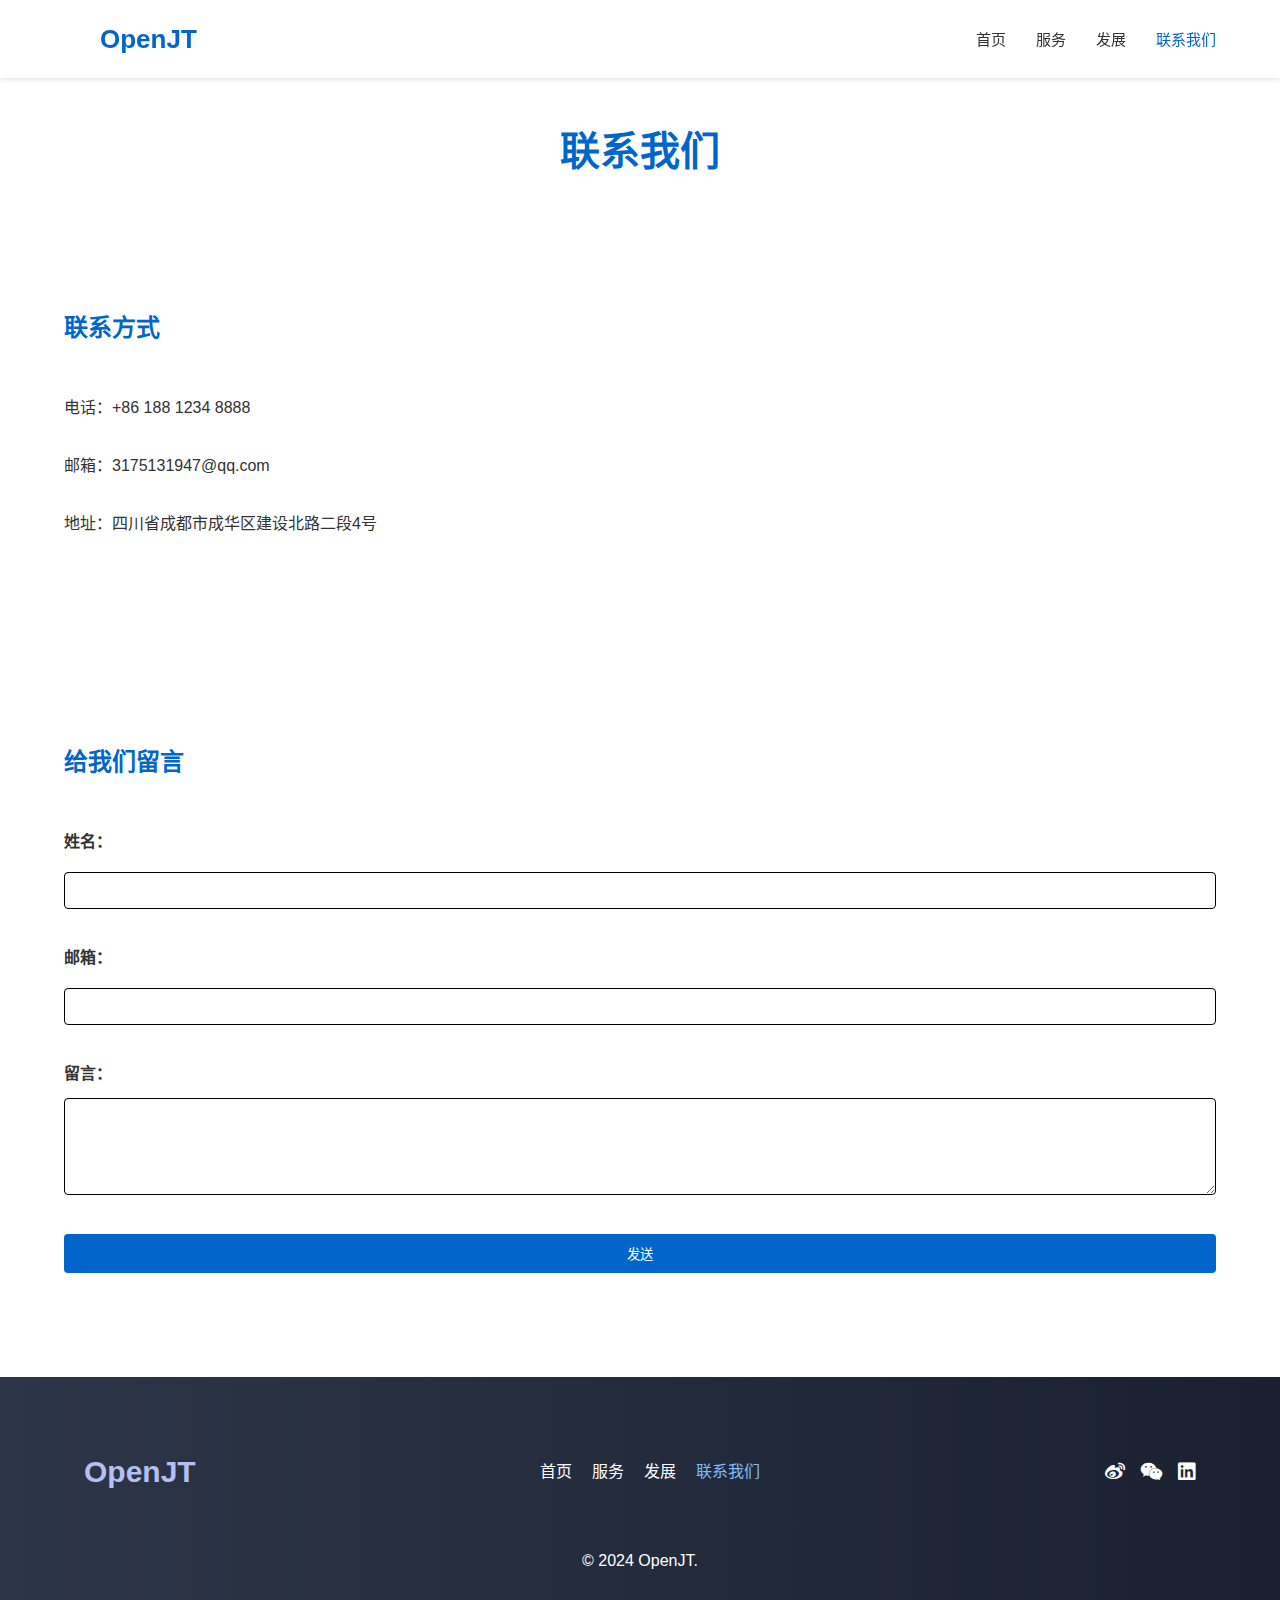
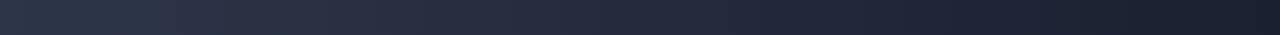
<file: docs/contact.html>
<!DOCTYPE html>
<html lang="zh-CN">
<head>
    <meta charset="UTF-8">
    <meta name="viewport" content="width=device-width, initial-scale=1.0">
    <title>联系我们 - OpenJT</title>
    <link rel="shortcut icon" href="https://pic.imgdb.cn/item/67187ce0d29ded1a8c74da1a.png" media="screen and (max-width: 480px)" type="image/x-icon">
    <link rel="shortcut icon" href="https://pic.imgdb.cn/item/67187ce0d29ded1a8c74d9f6.png" media="screen and (min-width: 481px &&max-width: 1024px)" type="image/x-icon">
    <link rel="shortcut icon" href="https://pic.imgdb.cn/item/67187ce0d29ded1a8c74da0e.jpg" media="screen and (min-width: 1025px)" type="image/x-icon">
    <link rel="stylesheet" href="https://cdnjs.cloudflare.com/ajax/libs/font-awesome/5.15.3/css/all.min.css">
    <link rel="stylesheet" href="../common.css">
</head>
<body>
    <header>
        <div class="logo">OpenJT</div>
        <div class="HamburgerMenu">☰</div>
        <nav>
            <ul>
                <li><a href="../index.html">首页</a></li>
                <li><a href="./service.html">服务</a></li>
                <li><a href="./development.html">发展</a></li>
                <li><a href="./contact.html" class="active">联系我们</a></li>
            </ul>
        </nav>
    </header>

    <main class="contact-container">
        <div id="padding-top"><h1>联系我们</h1></div>
        
        <section class="contact-info">
            <h2>联系方式</h2>
            <p>电话：+86 188 1234 8888</p>
            <p>邮箱：3175131947@qq.com</p>
            <p>地址：四川省成都市成华区建设北路二段4号</p>
        </section>

        <section class="contact-form">
            <h2>给我们留言</h2>
            <form id="contact-form">

                <div>
                    <label for="name">姓名：</label>
                    <input type="text" id="name" name="name" required autocomplete="on">
                </div>

                <div>
                    <label for="email">邮箱：</label>
                    <input type="email" id="email" name="email" required autocomplete="on">
                </div>

                <div>
                    <label for="message">留言：</label>
                    <textarea id="message" name="message" rows="5" required></textarea>
                </div>

                <button type="submit" id="contact-button">发送</button>
            </form>
        </section>
    </main>

    <footer>
        <div class="footer-container">
            <div class="footer-content">
                <div class="footer-logo">OpenJT</div>
                <div class="footer-links">
                    <a href="../index.html">首页</a>
                    <a href="./service.html">服务</a>
                    <a href="./development.html">发展</a>
                    <a href="./contact.html" class="active">联系我们</a>
                </div>
                <div class="footer-social">
                    <a href="#" aria-label="微博"><i class="fab fa-weibo"></i></a>
                    <a href="#" aria-label="微信"><i class="fab fa-weixin"></i></a>
                    <a href="#" aria-label="领英"><i class="fab fa-linkedin"></i></a>
                </div>
            </div>

            <div class="footer-O">
                &copy; 2024 OpenJT.
            </div>
        </div>
    </footer>

    <script src="./contact.js"></script>
    <script src="../common.js"></script>
</body>
</html>
</file>
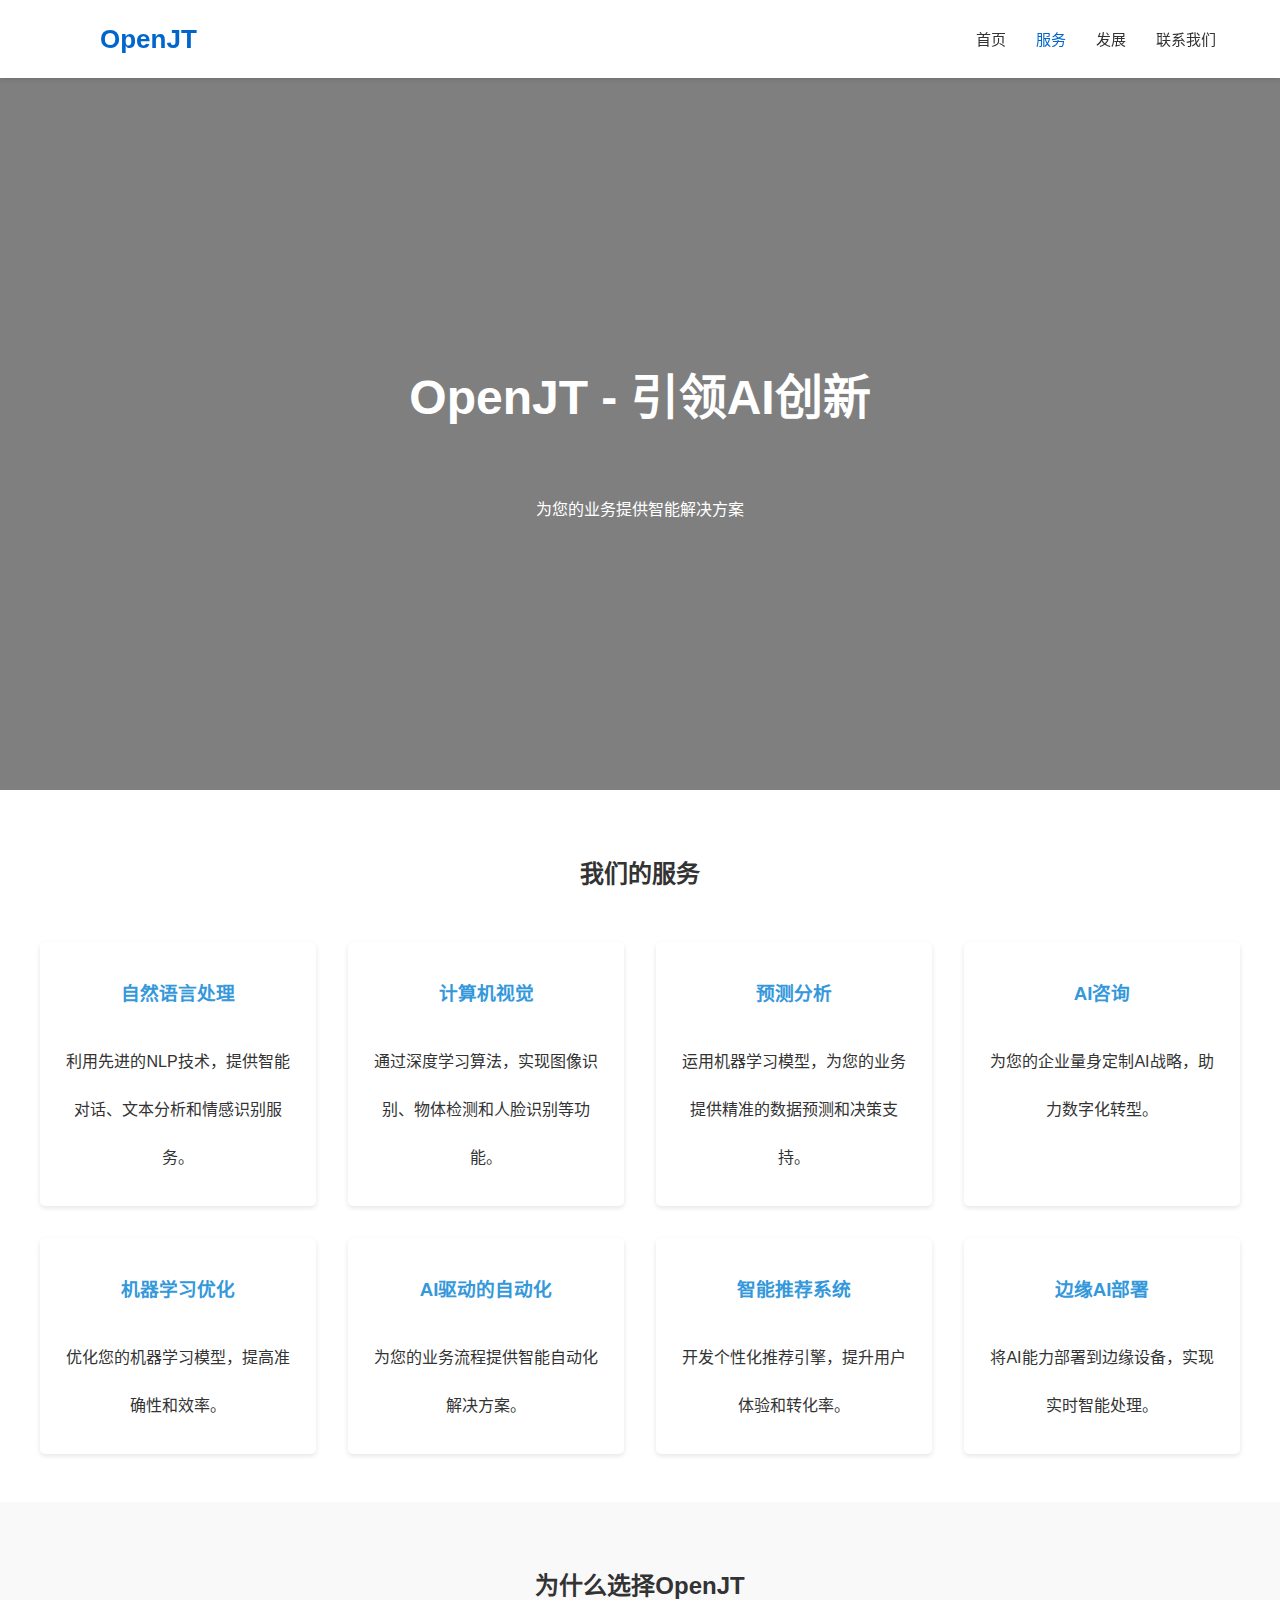
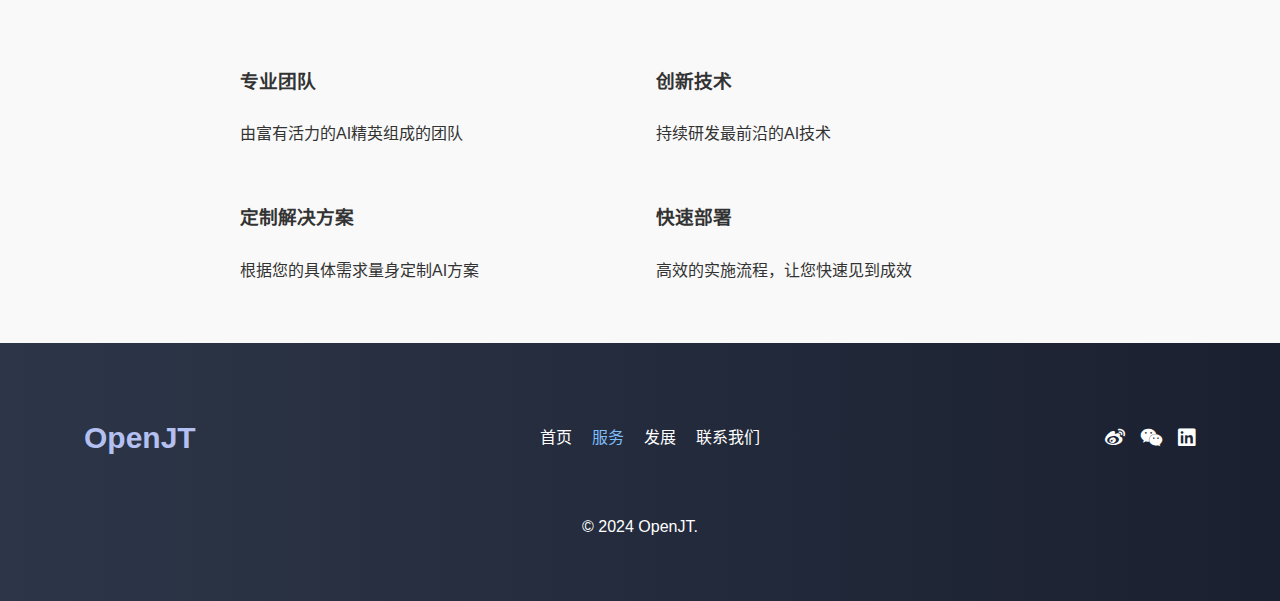
<file: docs/service.html>
<!DOCTYPE html>
<html lang="zh-CN">
<head>
    <meta charset="UTF-8">
    <meta name="viewport" content="width=device-width, initial-scale=1.0">
    <title>服务 - OpenJT</title>
    <link rel="shortcut icon" href="https://pic.imgdb.cn/item/67187ce0d29ded1a8c74da1a.png" media="screen and (max-width: 480px)" type="image/x-icon">
    <link rel="shortcut icon" href="https://pic.imgdb.cn/item/67187ce0d29ded1a8c74d9f6.png" media="screen and (min-width: 481px &&max-width: 1024px)" type="image/x-icon">
    <link rel="shortcut icon" href="https://pic.imgdb.cn/item/67187ce0d29ded1a8c74da0e.jpg" media="screen and (min-width: 1025px)" type="image/x-icon">
    <link rel="stylesheet" href="https://cdnjs.cloudflare.com/ajax/libs/font-awesome/5.15.3/css/all.min.css">
    <link rel="stylesheet" href="../common.css">
</head>
<body>
    <header>
        <div class="logo">OpenJT</div>
        <div class="HamburgerMenu">☰</div>
        <nav>
            <ul>
                <li><a href="../index.html">首页</a></li>
                <li><a href="./service.html" class="active">服务</a></li>
                <li><a href="./development.html">发展</a></li>
                <li><a href="./contact.html">联系我们</a></li>
            </ul>
        </nav>
    </header>

    <main>
        <section class="hero">
            <div>
                <h1>OpenJT - 引领AI创新</h1>
                <p>为您的业务提供智能解决方案</p>
            </div>
        </section>

        <section id="services" class="services">
            <div class="service-container">
                <h2>我们的服务</h2>
                <div class="service-grid">

                    <div class="service-card">
                        <h3><a href="#">自然语言处理</a></h3>
                        <p>利用先进的NLP技术，提供智能对话、文本分析和情感识别服务。</p>
                    </div>

                    <div class="service-card">
                        <h3><a href="#">计算机视觉</a></h3>
                        <p>通过深度学习算法，实现图像识别、物体检测和人脸识别等功能。</p>
                    </div>

                    <div class="service-card">
                        <h3><a href="#">预测分析</a></h3>
                        <p>运用机器学习模型，为您的业务提供精准的数据预测和决策支持。</p>
                    </div>

                    <div class="service-card">
                        <h3><a href="#">AI咨询</a></h3>
                        <p>为您的企业量身定制AI战略，助力数字化转型。</p>
                    </div>

                    <div class="service-card">
                        <h3><a href="#">机器学习优化</a></h3>
                        <p>优化您的机器学习模型，提高准确性和效率。</p>
                    </div>

                    <div class="service-card">
                        <h3><a href="#">AI驱动的自动化</a></h3>
                        <p>为您的业务流程提供智能自动化解决方案。</p>
                    </div>

                    <div class="service-card">
                        <h3><a href="#">智能推荐系统</a></h3>
                        <p>开发个性化推荐引擎，提升用户体验和转化率。</p>
                    </div>

                    <div class="service-card">
                        <h3><a href="#">边缘AI部署</a></h3>
                        <p>将AI能力部署到边缘设备，实现实时智能处理。</p>
                    </div>

                </div>
            </div>
        </section>

        <section id="why-us">
            <div class="service-container">
                <h2>为什么选择OpenJT</h2>
                <div class="reasons-grid">

                    <div>
                        <h3><a href="#">专业团队</a></h3>
                        <p>由富有活力的AI精英组成的团队</p>
                    </div>

                    <div>
                        <h3><a href="#">创新技术</a></h3>
                        <p>持续研发最前沿的AI技术</p>
                    </div>

                    <div>
                        <h3><a href="#">定制解决方案</a></h3>
                        <p>根据您的具体需求量身定制AI方案</p>
                    </div>

                    <div>
                        <h3><a href="#">快速部署</a></h3>
                        <p>高效的实施流程，让您快速见到成效</p>
                    </div>

                </div>
            </div>
        </section>

        <footer>
            <div class="footer-container">
                <div class="footer-content">
                    <div class="footer-logo">OpenJT</div>
                    <div class="footer-links">
                        <a href="../index.html">首页</a>
                        <a href="./service.html" class="active">服务</a>
                        <a href="./development.html">发展</a>
                        <a href="./contact.html">联系我们</a>
                    </div>
                    <div class="footer-social">
                        <a href="#" aria-label="微博"><i class="fab fa-weibo"></i></a>
                        <a href="#" aria-label="微信"><i class="fab fa-weixin"></i></a>
                        <a href="#" aria-label="领英"><i class="fab fa-linkedin"></i></a>
                    </div>
                </div>
    
                <div class="footer-O">
                    &copy; 2024 OpenJT.
                </div>
            </div>
        </footer>
    </main>

    <script src="../common.js"></script>
</body>
</html>
</file>
<file: common.css>
* {
    margin: 0;
    padding: 0;
    box-sizing: border-box;
}

body {
    font-family: Arial;
    line-height: 3;
    color: #333;
}

header {
    background-color: #fff;
    box-shadow: 0 2px 4px rgba(0, 0, 0, 0.1);
    position: fixed;
    width: 100%;
    z-index: 1000;
}

nav {
    display: flex;
    justify-content: flex-end;
    padding: 16.5px 5%;
}

.logo {
    font-size: 26px;
    font-weight: bold;
    color: #0066cc;
    float: left;
    margin-left: 100px;
}

nav ul {
    display: flex;
    list-style: none;
    font-size: 15px;
}

nav ul li {
    margin-left: 30px;
}

a {
    text-decoration: none;
    color: inherit;
    transition: color 0.3s ease;
    cursor: pointer;
}

nav a.active,nav a:hover,.more-container a:hover {
    color: #0066cc;
}

nav a{
    color: #333;
}

main {
    padding-top: 60px;
}

section {
    padding: 4rem 5%;
}

#advantages h2,#about h2 {
    font-size: 2rem;
    margin-bottom: 2rem;
    text-align: center;
}

#advantages h2 {
    font-family: 楷体;
}

.carousel-container {
    margin: 0 auto;
    max-width: 1100px;
    width: 100%;
    position: relative;
    overflow: hidden;
    border-radius: 10px;
    box-shadow: 0 4px 8px rgba(0, 0, 0, 0.1);
}

.carousel {
    display: flex;
    transition: transform 0.6s ease-in-out;
}

.carousel-item {
    min-width: 100%;
    position: relative;
}

.carousel-item img {
    width: 100%;
    height: auto;
    display: block;
}

.carousel-item .carousel-caption {
    position: absolute;
    bottom: 0;
    left: 0;
    right: 0;
    background-color: rgba(0, 0, 0, 0.7);
    color: white;
    padding: 1rem;
    text-align: center;
}

.carousel-button {
    position: absolute;
    top: 50%;
    transform: translateY(-50%);
    background-color: rgba(0, 0, 0, 0.5);
    color: white;
    border: none;
    padding: 1rem;
    cursor: pointer;
    font-size: 1.5rem;
    transition: background-color 0.3s;
    z-index: 10;
}

.carousel-button:hover {
    background-color: rgba(0, 0, 0, 0.8);
}

.carousel-button.prev {
    left: 10px;
}

.carousel-button.next {
    right: 10px;
}

.carousel-indicators {
    position: absolute;
    bottom: 1rem;
    left: 50%;
    transform: translateX(-50%);
    display: flex;
    gap: 0.5rem;
    z-index: 10;
}

.indicator {
    width: 10px;
    height: 10px;
    border-radius: 50%;
    background-color: rgba(255, 255, 255, 0.5);
    cursor: pointer;
    transition: background-color 0.3s;
}

.indicator.active {
    background-color: white;
}

.advantages-container {
    display: grid;
    grid-template-columns: repeat(auto-fit, minmax(300px, 1fr));
    gap: 2rem;
}

.advantages-card {
    background-color: #f9f9f9;
    border-radius: 10px;
    overflow: hidden;
    transition: transform 0.3s ease, box-shadow 0.3s ease;
}

.advantages-card h3 {
    font-family: 楷体;
}

.advantages-card:hover {
    transform: translateY(-5px);
    box-shadow: 0 5px 15px rgba(0,0,0,0.5);
}

.advantages-card img {
    width: 100%;
    height: 200px;
    object-fit: cover;
}

.advantages-card h3 {
    padding: 1rem;
    font-size: 1.4rem;
}

.advantages-card p {
    padding: 0 1rem 1rem;
    font-family: 宋体;
    font-weight: 580;
}

#about {
    display: flex;
    align-items: center;
    gap: 2rem;
}

.about-content {
    flex: 1;
}

.about-image {
    flex: 1;
    max-width: 500px;
    border-radius: 10px;
}

#about p,#more p {
    text-indent: 2em;
}

#more {
    margin-top: 80px;
    margin-bottom: 80px;
}

#more h3.more-title {
    margin-bottom: 50px;
}

#more img {
    width: 100%;
    height: 100%;
    object-fit: cover;
}

#more .item {
    position: relative;
    overflow: hidden;
    height: 290px;
    cursor: pointer;
}

#more .item .layer {
    box-sizing: border-box;
    color: white;
    background: rgba(57, 210, 184, 0.5);
    position: absolute;
    left: 0;
    top: 0;
    width: 100%;
    height: 100%;
    font-weight: normal;
    padding: 20px;
    display: flex;
    align-items: center;
    justify-content: center;
    flex-direction: column;
    transform: translateY(100%);
    transition: all 0.5s ease;
}

#more .item:hover .layer {
    transform: translateY(0);
}

#more .item .layer h4 {
    font-size: 20px;
    text-align: center;
}

#more .item .layer .text {
    margin-top: 15px;
    font-size: 16px;
    line-height: 1.6;
}

#more .more-container {
    display: flex;
    flex-wrap: wrap;
    justify-content: space-between;
    gap: 30px;
}

#more .more-container .item {
    width: calc(33.33% - 20px);
}

.more-title {
    line-height: 1;
    font-size: 26px;
    font-weight: normal;
}

.more-title {
    text-align: center;
}

.more-title span {
    display: inline-block;
    position: relative;
    padding: 6px 30px;
}

.more-title span::before,
.more-title span::after {
    content: "";
    position: absolute;
    width: 12px;
    height: 12px;
}

.more-title span::before {
    border-top: 4px solid #0066cc;
    border-left: 4px solid #0066cc;
    left: 0;
    top: 0;
}

.more-title span::after {
    border-bottom: 4px solid #0066cc;
    border-right: 4px solid #0066cc;
    right: 0;
    bottom: 0;
}

footer {
    background: linear-gradient(to right, #2d3648, #1a2030);
    color: #fff;
    padding: 10px 0;
}

.footer-container {
    width: 90%;
    max-width: 1200px;
    margin: 0 auto;
    padding: 40px 20px;
}

.footer-content {
    display: flex;
    justify-content: space-between;
    align-items: center;
    flex-wrap: wrap;
}

.footer-logo {
    font-size: 30px;
    font-weight: bold;
    color: #b4c0f1;
}

.footer-links {
    display: flex;
    gap: 20px;
}

.footer-links a {
    color: #fff;
    transition: color 0.3s ease;
}

footer .active,.footer-links a:hover {
    color: #7fbdfa;
}

.footer-social {
    display: flex;
    gap: 15px;
}

.footer-social a {
    color: #fff;
    font-size: 20px;
    transition: color 0.3s ease;
}

.footer-social a:hover {
    color: #7fbdfa;
}

.footer-O {
    text-align: center;
    margin-top: 20px;
}

.service-container {
    box-sizing: border-box;
    width: 1200px;
    margin: 0 auto;
}

.more-caption {
    position: absolute;
    font-size: 20px;
    line-height: 2;
    font-family: 楷体;
    bottom: 0;
    left: 0;
    right: 0;
    background-color: rgba(96, 197, 53, 0.7);
    color: white;
    text-align: center;
    z-index: 100;
}

.hero {
    margin-top: 10px;
    background-image: linear-gradient(rgba(0, 0, 0, 0.5), rgba(0, 0, 0, 0.5)), url('https://pic.imgdb.cn/item/67178a79d29ded1a8c6d37aa.jpg');
    background-size: cover;
    background-position: center;
    height: 80vh;
    display: flex;
    align-items: center;
    justify-content: center;
    text-align: center;
    color: #fff;
}

.hero h1 {
    font-size: 3rem;
    margin-bottom: 1rem;
}

.services {
    padding: 3rem 0;
}

.services h2 {
    text-align: center;
    margin-bottom: 2rem;
}

.service-grid {
    display: grid;
    grid-template-columns: repeat(auto-fit, minmax(250px, 1fr));
    gap: 2rem;
}

.service-card {
    background-color: #fff;
    border-radius: 5px;
    box-shadow: 0 2px 5px rgba(0, 0, 0, 0.1);
    padding: 1.5rem;
    text-align: center;
    transition: transform 0.3s ease;
}

.service-card:hover {
    transform: translateY(-5px);
}

.service-card h3 {
    color: #3498db;
    margin-bottom: 1rem;
}

#why-us {
    padding: 3rem 0;
    background-color: #f9f9f9;
}

#why-us h2 {
    text-align: center;
    margin-bottom: 2rem;
}

.reasons-grid {
    display: grid;
    grid-template-columns: repeat(2, 1fr);
    gap: 2rem;
    max-width: 800px;
    margin: 0 auto;
}

#why-us a:hover {
    color: #df481e;
}

#services a:hover {
    color: #df481e;
}

.development-container {
    max-width: 1000px;
    margin: 0 auto;
    padding: 2rem;
}

.development-container h1,.contact-container h1 {
    color: #0066cc;
    margin-bottom: 1rem;
    text-align: center;
    font-size: 40px;
    font-family: 楷体;
}

.development-container p {
    text-indent: 2em;
}

.development-section {
    margin-bottom: 3rem;
}

.development-section h2 {
    color: #333;
    margin-bottom: 1rem;
    text-align: center;
    font-family: 楷体;
}

.development-section p {
    color: #666;
    line-height: 1.6;
}

.chart-container {
    margin-top: 2rem;
    height: 400px;
}

.milestone {
    background-color: #f9f9f9;
    border-left: 4px solid #0066cc;
    padding: 1rem;
    margin-bottom: 1rem;
}

.milestone h2 {
    color: #0066cc;
    margin-bottom: 0.5rem;
    text-align: center;
    font-family: 楷体;
}

#padding-top {
    padding-top: 2rem;
}

.contact-info, .contact-form {
    margin-bottom: 40px;
}

.contact-container h2 {
    margin-bottom: 20px;
    color: #0066cc;
}

.contact-info p {
    margin-bottom: 10px;
}

form {
    display: grid;
    gap: 20px;
}

label {
    font-weight: bold;
}

input, textarea {
    width: 100%;
    padding: 10px;
    border: 1px solid #ddd;
    border-radius: 4px;
}

#contact-button {
    background-color: #0066cc;
    color: white;
    border: none;
    padding: 10px 20px;
    border-radius: 4px;
    cursor: pointer;
    transition: background-color 0.3s ease;
}

#contact-button:hover {
    background-color: #0052a3;
}

#contact-form input,#contact-form textarea {
    border: 1px solid #000;
}

@media screen and (max-width: 768px) {
    header {
        padding: 10px 0;
    }

    .logo {
        margin-left: 20px;
        font-size: 20px;
    }

    nav {
        padding: 10px 5%;
    }

    nav ul {
        flex-direction: column;
        position: absolute;
        top: 60px;
        left: 0;
        width: 100%;
        background-color: #fff;
        display: none;
    }

    nav ul.show {
        display: flex;
    }

    nav ul li {
        margin: 0;
        text-align: center;
        padding: 10px 0;
        border-bottom: 1px solid #eee;
    }

    .carousel-container {
        border-radius: 0;
    }

    .carousel-item .carousel-caption {
        padding: 0;
        font-size: 11px;
    }

    .carousel-indicators {
        display: none;
    }

    .carousel-button {
        padding: 0.5rem;
        font-size: 1rem;
    }

    .advantages-container {
        grid-template-columns: 1fr;
    }

    #about {
        flex-direction: column;
    }

    .about-image {
        max-width: 100%;
    }

    #more .more-container .item {
        width: 100%;
    }

    .footer-content {
        flex-direction: column;
        gap: 20px;
    }

    .footer-links, .footer-social {
        justify-content: center;
    }

    .service-container {
        width: 90%;
    }

    .service-grid {
        grid-template-columns: 1fr;
    }

    .development-container {
        padding: 1rem;
    }

    .contact-container {
        padding: 1rem;
    }
}

.HamburgerMenu {
    display: none;
    font-size: 24px;
    cursor: pointer;
}

@media screen and (max-width: 768px) {
    .HamburgerMenu {
        display: block;
        position: absolute;
        right: 20px;
        top: 15px;
    }
}
</file>
